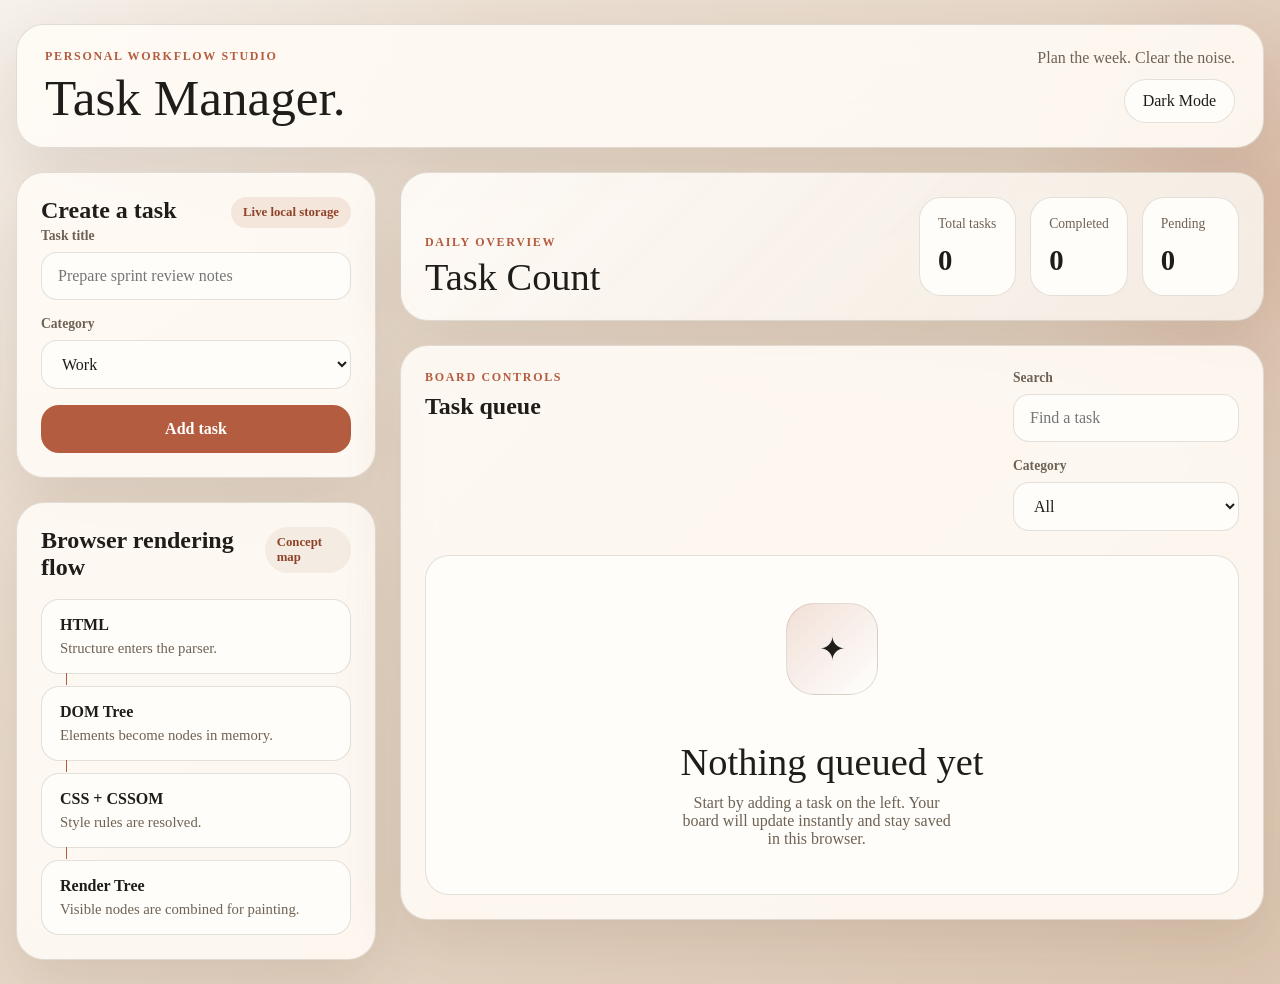
<file: Assignment-7/Index.html>
<!doctype html>
<html lang="en">
  <head>
    <meta charset="UTF-8" />
    <meta name="viewport" content="width=device-width, initial-scale=1.0" />
    <title>Task Manager</title>
    <link rel="stylesheet" href="style.css" />
  </head>
  <body data-theme="light">
    <div class="page-shell">
      <header class="topbar">
        <div>
          <p class="eyebrow">Personal workflow studio</p>
          <h1>Task Manager.</h1>
        </div>

        <div class="topbar-actions">
          <p class="topbar-note">Plan the week. Clear the noise.</p>
          <button id="themeToggle" class="theme-toggle" type="button">
            Dark Mode
          </button>
        </div>
      </header>

      <main class="dashboard">
        <aside class="control-panel">
          <section class="panel-card">
            <div class="panel-heading">
              <h2>Create a task</h2>
              <span class="panel-chip">Live local storage</span>
            </div>

            <form id="taskForm" class="task-form">
              <label class="field">
                <span>Task title</span>
                <input
                  type="text"
                  id="taskInput"
                  placeholder="Prepare sprint review notes"
                  required
                />
              </label>

              <label class="field">
                <span>Category</span>
                <select id="categorySelect">
                  <option value="Work">Work</option>
                  <option value="Study">Study</option>
                  <option value="Personal">Personal</option>
                  <option value="Health">Health</option>
                </select>
              </label>

              <button class="primary-btn" type="submit">Add task</button>
            </form>
          </section>

          <section class="panel-card">
            <div class="panel-heading">
              <h2>Browser rendering flow</h2>
              <span class="panel-chip subtle">Concept map</span>
            </div>

            <div class="pipeline">
              <div class="pipeline-step">
                <strong>HTML</strong>
                <span>Structure enters the parser.</span>
              </div>
              <div class="pipeline-step">
                <strong>DOM Tree</strong>
                <span>Elements become nodes in memory.</span>
              </div>
              <div class="pipeline-step">
                <strong>CSS + CSSOM</strong>
                <span>Style rules are resolved.</span>
              </div>
              <div class="pipeline-step">
                <strong>Render Tree</strong>
                <span>Visible nodes are combined for painting.</span>
              </div>
            </div>
          </section>
        </aside>

        <section class="workspace">
          <section class="hero-card">
            <div>
              <p class="section-label">Daily overview</p>
              <h2>Task Count</h2>
            </div>

            <div class="stats-grid">
              <article class="stat-card">
                <span>Total tasks</span>
                <strong id="totalCount">0</strong>
              </article>
              <article class="stat-card">
                <span>Completed</span>
                <strong id="completedCount">0</strong>
              </article>
              <article class="stat-card">
                <span>Pending</span>
                <strong id="pendingCount">0</strong>
              </article>
            </div>
          </section>

          <section class="board-card">
            <div class="board-toolbar">
              <div>
                <p class="section-label">Board controls</p>
                <h2>Task queue</h2>
              </div>

              <div class="filters">
                <label class="inline-field">
                  <span>Search</span>
                  <input
                    type="text"
                    id="searchInput"
                    placeholder="Find a task"
                  />
                </label>

                <label class="inline-field">
                  <span>Category</span>
                  <select id="filterCategory">
                    <option value="All">All</option>
                    <option value="Work">Work</option>
                    <option value="Study">Study</option>
                    <option value="Personal">Personal</option>
                    <option value="Health">Health</option>
                  </select>
                </label>
              </div>
            </div>

            <div id="taskContainer" class="task-list" aria-live="polite"></div>
          </section>
        </section>
      </main>
    </div>

    <script src="script.js"></script>
  </body>
</html>
</file>
<file: Assignment-7/style.css>
:root {
    --bg: #efe6db;
    --bg-accent: #dcc6b1;
    --surface: rgba(255, 251, 246, 0.9);
    --surface-strong: #fffdf9;
    --surface-muted: #f4ece3;
    --text: #1f1d1a;
    --muted: #6e6255;
    --border: rgba(61, 43, 25, 0.14);
    --shadow: 0 24px 60px rgba(84, 52, 23, 0.12);
    --accent: #b45c3f;
    --accent-strong: #8e4328;
    --success: #2d6a4f;
    --warning: #d97706;
    --danger: #b42318;
}

body[data-theme="dark"] {
    --bg: #16181b;
    --bg-accent: #28303a;
    --surface: rgba(31, 35, 40, 0.9);
    --surface-strong: #20242a;
    --surface-muted: #262b31;
    --text: #f3ede4;
    --muted: #b6a99a;
    --border: rgba(237, 226, 214, 0.12);
    --shadow: 0 24px 60px rgba(0, 0, 0, 0.35);
    --accent: #f39a72;
    --accent-strong: #ffb28f;
    --success: #6ecf9d;
    --warning: #f4b860;
    --danger: #ff8f82;
}

* {
    box-sizing: border-box;
    font-family: 'poppins';
}

html {
    scroll-behavior: smooth;
}

body {
    margin: 0;
    min-height: 100vh;
    font-family: "Space Grotesk", sans-serif;
    color: var(--text);
    background:
        radial-gradient(circle at top left, rgba(255, 255, 255, 0.45), transparent 30%),
        radial-gradient(circle at right 20%, rgba(180, 92, 63, 0.18), transparent 18%),
        linear-gradient(135deg, var(--bg) 0%, var(--bg-accent) 100%);
}

button,
input,
select {
    font: inherit;
}

.page-shell {
    width: min(1360px, calc(100% - 32px));
    margin: 24px auto;
}

.topbar,
.panel-card,
.hero-card,
.board-card,
.task-card {
    backdrop-filter: blur(18px);
}

.topbar {
    display: flex;
    justify-content: space-between;
    align-items: end;
    gap: 24px;
    padding: 24px 28px;
    border: 1px solid var(--border);
    border-radius: 28px;
    background: var(--surface);
    box-shadow: var(--shadow);
}

.eyebrow,
.section-label {
    margin: 0 0 8px;
    font-size: 0.75rem;
    font-weight: 700;
    letter-spacing: 0.14em;
    text-transform: uppercase;
    color: var(--accent);
}

.topbar h1,
.hero-card h2,
.panel-card h2,
.board-card h2,
.task-info h3 {
    margin: 0;
}

.topbar h1,
.hero-card h2,
.intro-card h2 {
    font-family: "DM Serif Display", serif;
    font-weight: 400;
    line-height: 1;
}

.topbar h1 {
    font-size: clamp(2.1rem, 4vw, 4rem);
}

.topbar-actions {
    display: flex;
    flex-direction: column;
    align-items: flex-end;
    gap: 12px;
}

.topbar-note,
.muted {
    margin: 0;
    color: var(--muted);
}

.theme-toggle,
.primary-btn,
.task-actions button {
    border: 1px solid transparent;
    transition:
        transform 180ms ease,
        background-color 180ms ease,
        border-color 180ms ease,
        color 180ms ease;
    cursor: pointer;
}

.theme-toggle {
    padding: 12px 18px;
    border-radius: 999px;
    background: var(--surface-strong);
    border-color: var(--border);
    color: var(--text);
}

.theme-toggle:hover,
.primary-btn:hover,
.task-actions button:hover {
    transform: translateY(-1px);
}

.dashboard {
    display: grid;
    grid-template-columns: 360px minmax(0, 1fr);
    gap: 24px;
    margin-top: 24px;
}

.control-panel,
.workspace {
    display: flex;
    flex-direction: column;
    gap: 24px;
}

.panel-card,
.hero-card,
.board-card {
    padding: 24px;
    border-radius: 28px;
    background: var(--surface);
    border: 1px solid var(--border);
    box-shadow: var(--shadow);
}

.panel-heading,
.board-toolbar {
    display: flex;
    justify-content: space-between;
    align-items: start;
    gap: 16px;
}

.panel-chip {
    display: inline-flex;
    align-items: center;
    padding: 8px 12px;
    border-radius: 999px;
    background: rgba(180, 92, 63, 0.12);
    color: var(--accent-strong);
    font-size: 0.8rem;
    font-weight: 700;
}

.panel-chip.subtle {
    background: var(--surface-muted);
}

.task-form,
.filters {
    display: grid;
    gap: 16px;
}

.field,
.inline-field {
    display: flex;
    flex-direction: column;
    gap: 8px;
}

.field span,
.inline-field span {
    font-size: 0.85rem;
    font-weight: 700;
    color: var(--muted);
}

input,
select {
    width: 100%;
    padding: 14px 16px;
    border: 1px solid var(--border);
    border-radius: 16px;
    background: var(--surface-strong);
    color: var(--text);
    outline: none;
}

input:focus,
select:focus {
    border-color: var(--accent);
    box-shadow: 0 0 0 4px rgba(180, 92, 63, 0.14);
}

.primary-btn {
    padding: 14px 18px;
    border-radius: 18px;
    background: var(--accent);
    color: #fff;
    font-weight: 700;
}

.hero-card {
    display: grid;
    grid-template-columns: minmax(0, 1.2fr) minmax(320px, 0.8fr);
    gap: 20px;
    align-items: end;
    background:
        linear-gradient(135deg, rgba(255, 255, 255, 0.2), transparent 60%),
        linear-gradient(135deg, var(--surface) 0%, var(--surface-muted) 100%);
}

.hero-card h2 {
    font-size: clamp(2rem, 3vw, 3.5rem);
    max-width: 13ch;
}

.stats-grid {
    display: grid;
    grid-template-columns: repeat(3, 1fr);
    gap: 14px;
}

.stat-card {
    padding: 18px;
    border-radius: 22px;
    background: var(--surface-strong);
    border: 1px solid var(--border);
}

.stat-card span {
    display: block;
    margin-bottom: 12px;
    color: var(--muted);
    font-size: 0.85rem;
}

.stat-card strong {
    font-size: clamp(1.8rem, 2vw, 2.6rem);
}

.pipeline {
    display: grid;
    gap: 12px;
    margin-top: 18px;
}

.pipeline-step {
    position: relative;
    padding: 16px 18px;
    border-radius: 18px;
    background: var(--surface-strong);
    border: 1px solid var(--border);
}

.pipeline-step:not(:last-child)::after {
    content: "";
    position: absolute;
    left: 24px;
    bottom: -12px;
    width: 1px;
    height: 12px;
    background: var(--accent);
}

.pipeline-step strong,
.pipeline-step span {
    display: block;
}

.pipeline-step span {
    margin-top: 6px;
    color: var(--muted);
    font-size: 0.92rem;
}

.task-list {
    display: grid;
    gap: 14px;
    margin-top: 24px;
}

.task-card,
.empty-state {
    border-radius: 24px;
    border: 1px solid var(--border);
    background: var(--surface-strong);
}

.task-card {
    display: flex;
    justify-content: space-between;
    align-items: center;
    gap: 20px;
    padding: 18px;
}

.task-card.completed {
    background:
        linear-gradient(135deg, rgba(45, 106, 79, 0.14), transparent 60%),
        var(--surface-strong);
}

.task-info h3 {
    font-size: 1.1rem;
    margin-bottom: 10px;
}

.task-meta {
    display: flex;
    flex-wrap: wrap;
    gap: 10px;
}

.badge {
    display: inline-flex;
    align-items: center;
    padding: 8px 12px;
    border-radius: 999px;
    font-size: 0.78rem;
    font-weight: 700;
    text-transform: capitalize;
    background: var(--surface-muted);
}

.completed-badge {
    background: rgba(45, 106, 79, 0.15);
    color: var(--success);
}

.pending-badge {
    background: rgba(217, 119, 6, 0.16);
    color: var(--warning);
}

.task-actions {
    display: flex;
    flex-wrap: wrap;
    justify-content: flex-end;
    gap: 10px;
}

.task-actions button {
    padding: 10px 14px;
    border-radius: 14px;
    font-weight: 700;
    color: #fff;
}

.edit-btn {
    background: #6f56d9;
}

.complete-btn {
    background: var(--success);
}

.delete-btn {
    background: var(--danger);
}

.empty-state {
    display: grid;
    place-items: center;
    min-height: 340px;
    padding: 32px;
    text-align: center;
}

.empty-state h3 {
    margin: 16px 0 10px;
    font-family: "DM Serif Display", serif;
    font-size: clamp(2rem, 3vw, 3rem);
    font-weight: 400;
}

.empty-state p {
    margin: 0;
    max-width: 34ch;
    color: var(--muted);
}

.empty-illustration {
    width: 92px;
    height: 92px;
    border-radius: 28px;
    display: grid;
    place-items: center;
    font-size: 2rem;
    background:
        linear-gradient(135deg, rgba(180, 92, 63, 0.18), rgba(255, 255, 255, 0.8));
    border: 1px solid var(--border);
}

@media (max-width: 1120px) {

    .dashboard,
    .hero-card {
        grid-template-columns: 1fr;
    }

    .hero-card h2 {
        max-width: none;
    }
}

@media (max-width: 720px) {
    .page-shell {
        width: min(100% - 20px, 100%);
        margin: 10px auto 20px;
    }

    .topbar,
    .panel-card,
    .hero-card,
    .board-card {
        padding: 20px;
        border-radius: 24px;
    }

    .topbar,
    .board-toolbar,
    .panel-heading,
    .task-card {
        flex-direction: column;
        align-items: stretch;
    }

    .topbar-actions {
        align-items: stretch;
    }

    .stats-grid {
        grid-template-columns: 1fr;
    }

    .task-actions {
        justify-content: stretch;
    }

    .task-actions button {
        flex: 1 1 100%;
    }
}
</file>
